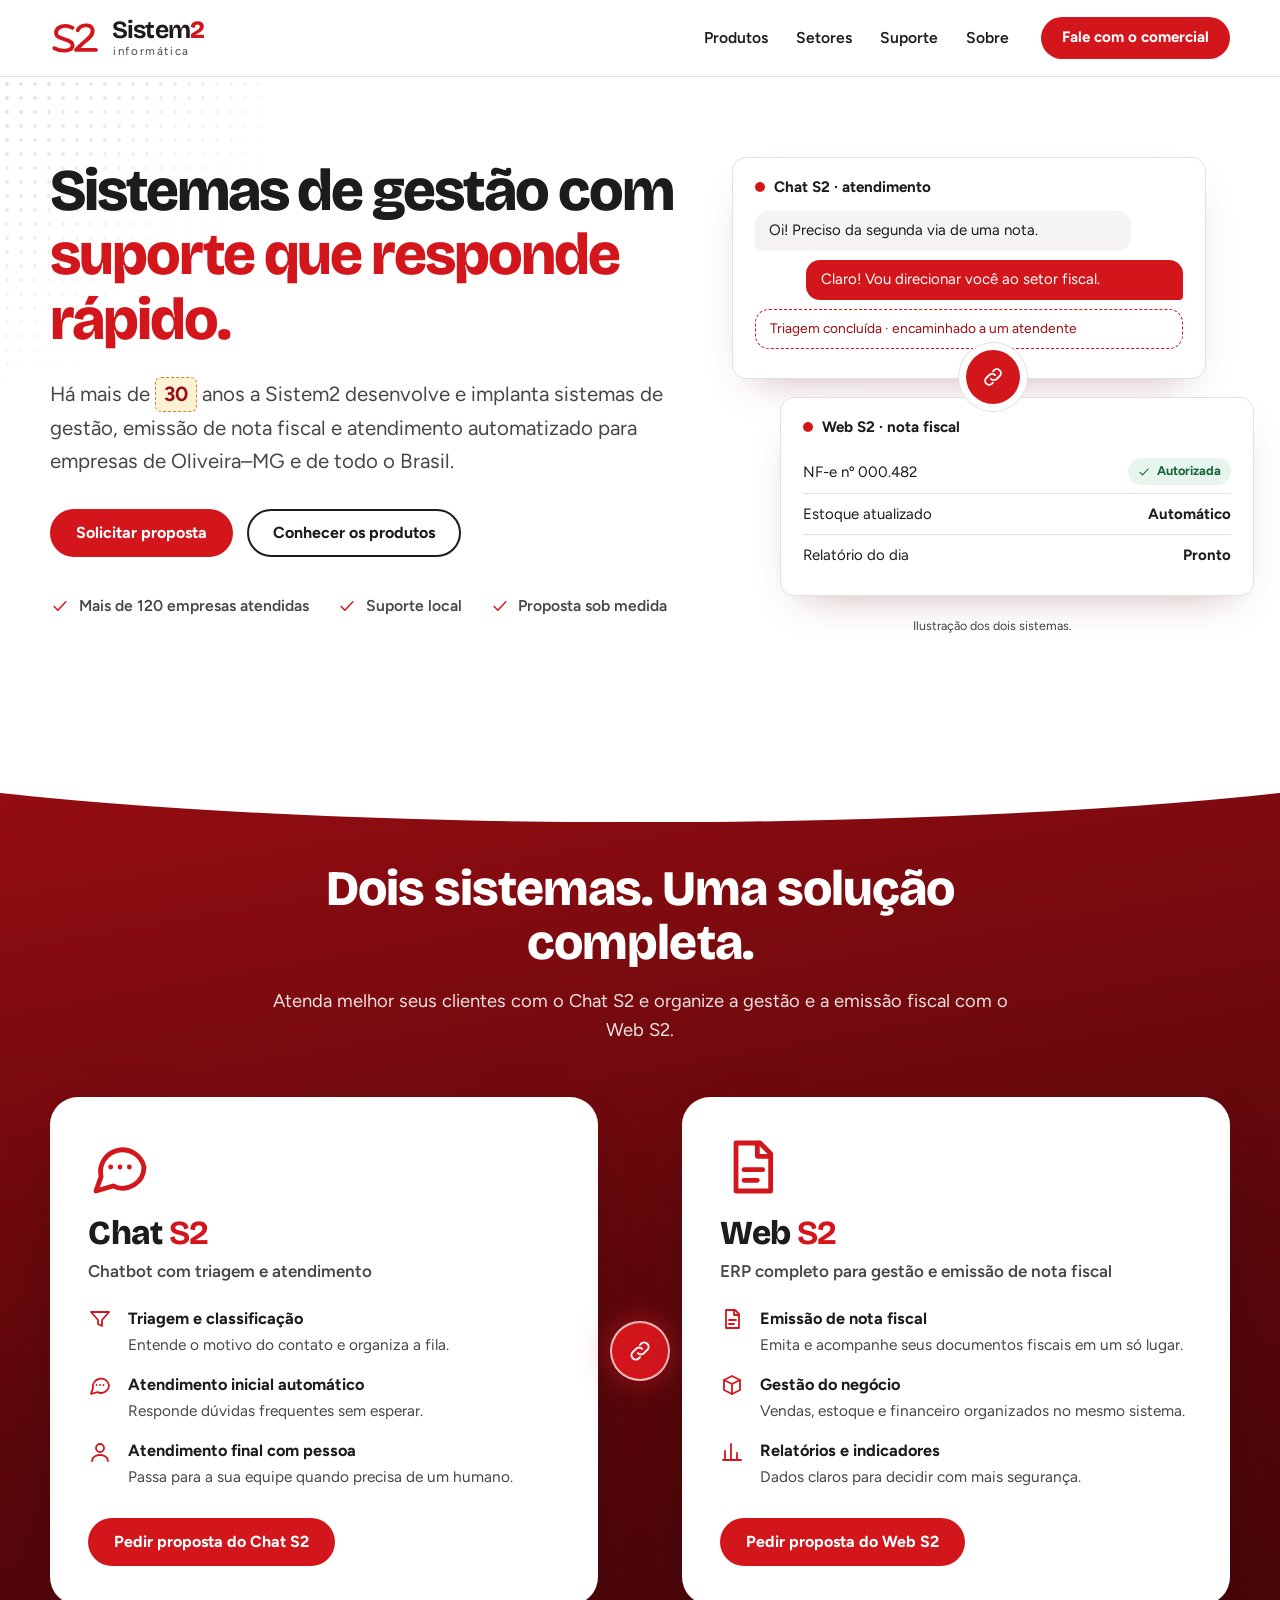
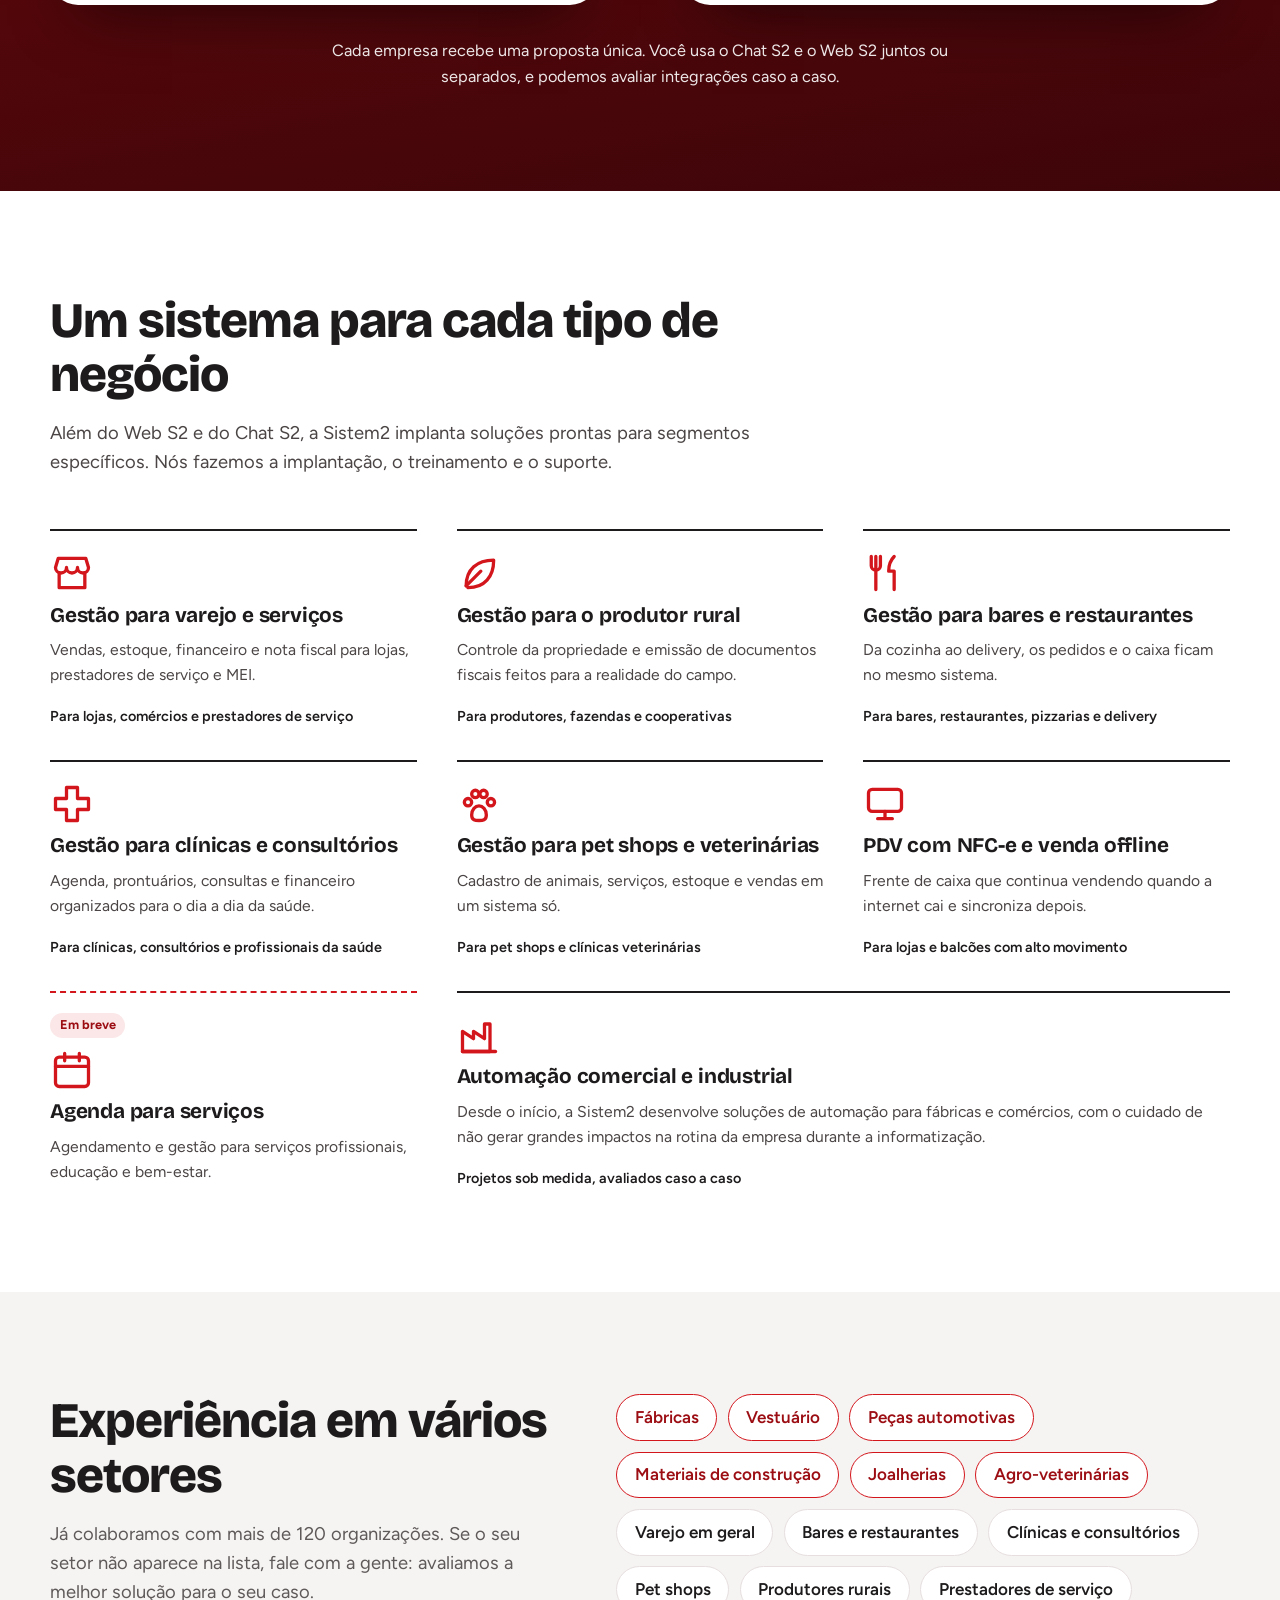
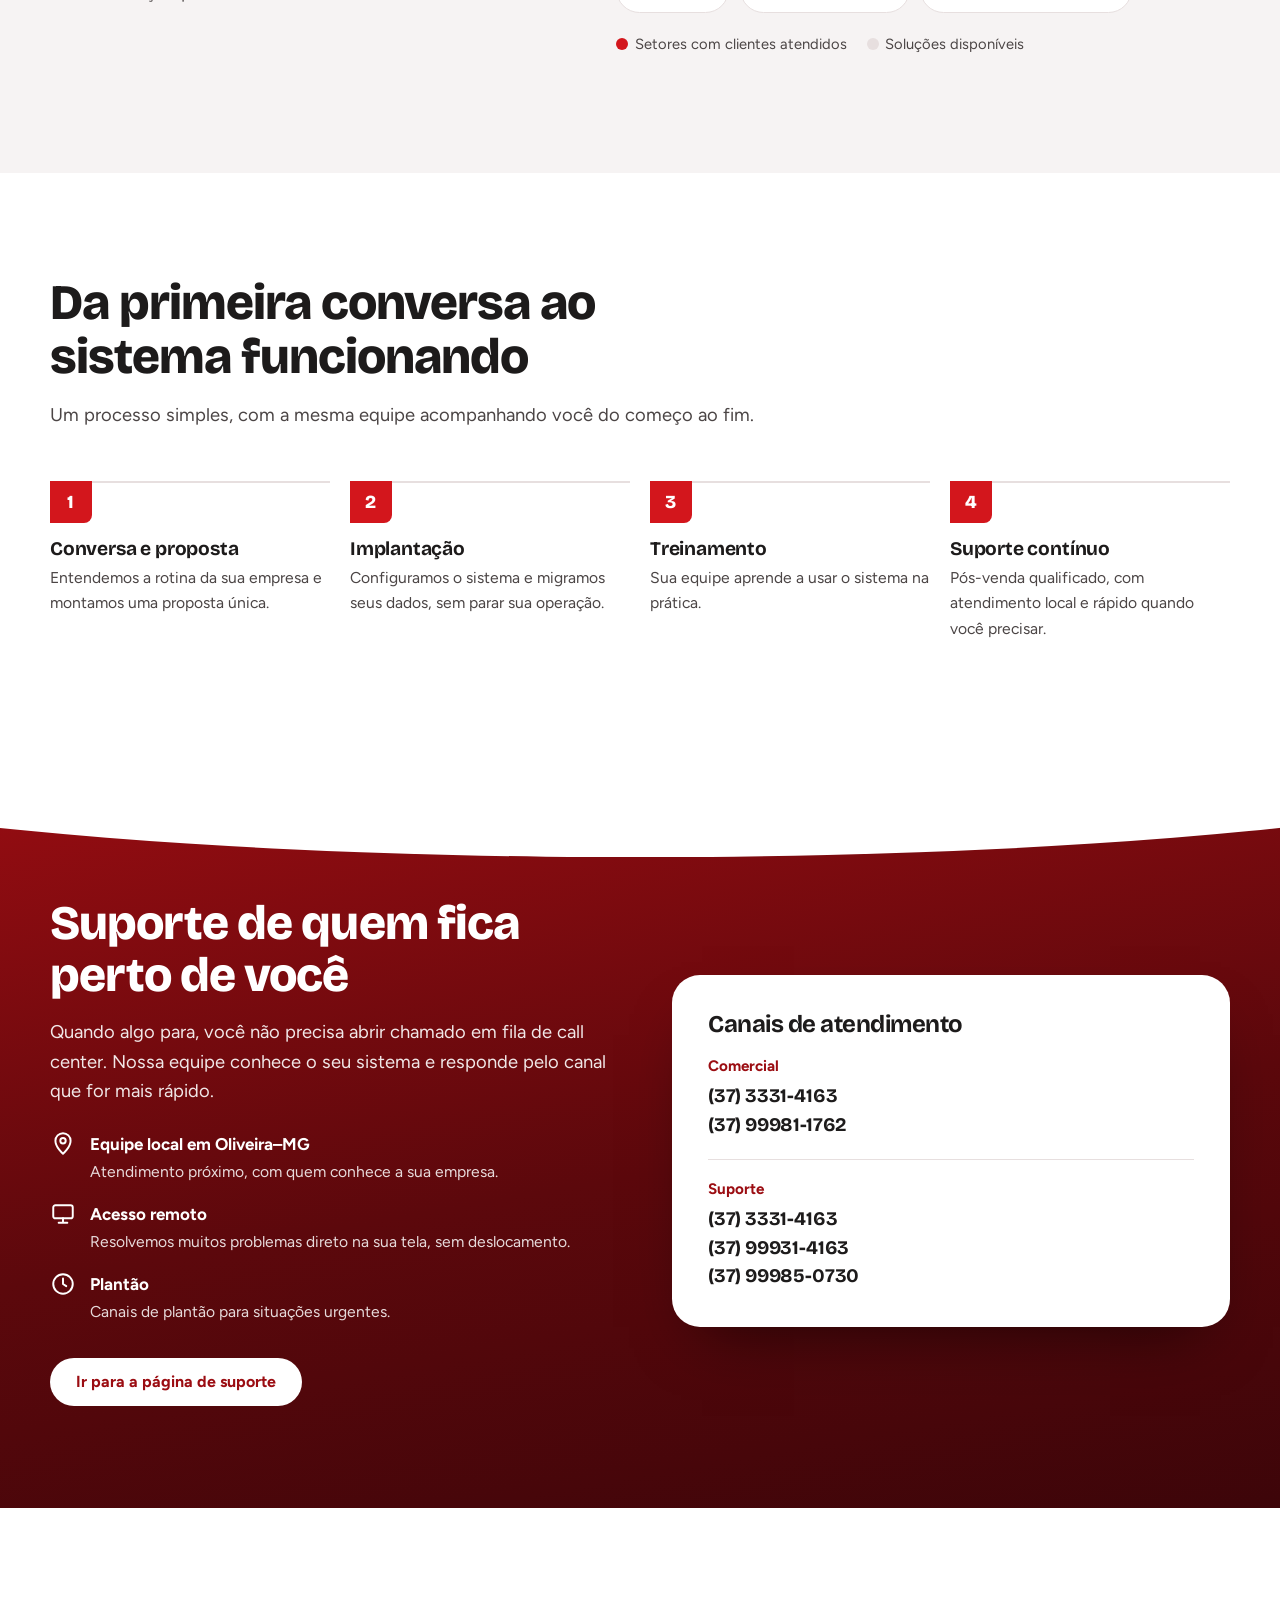
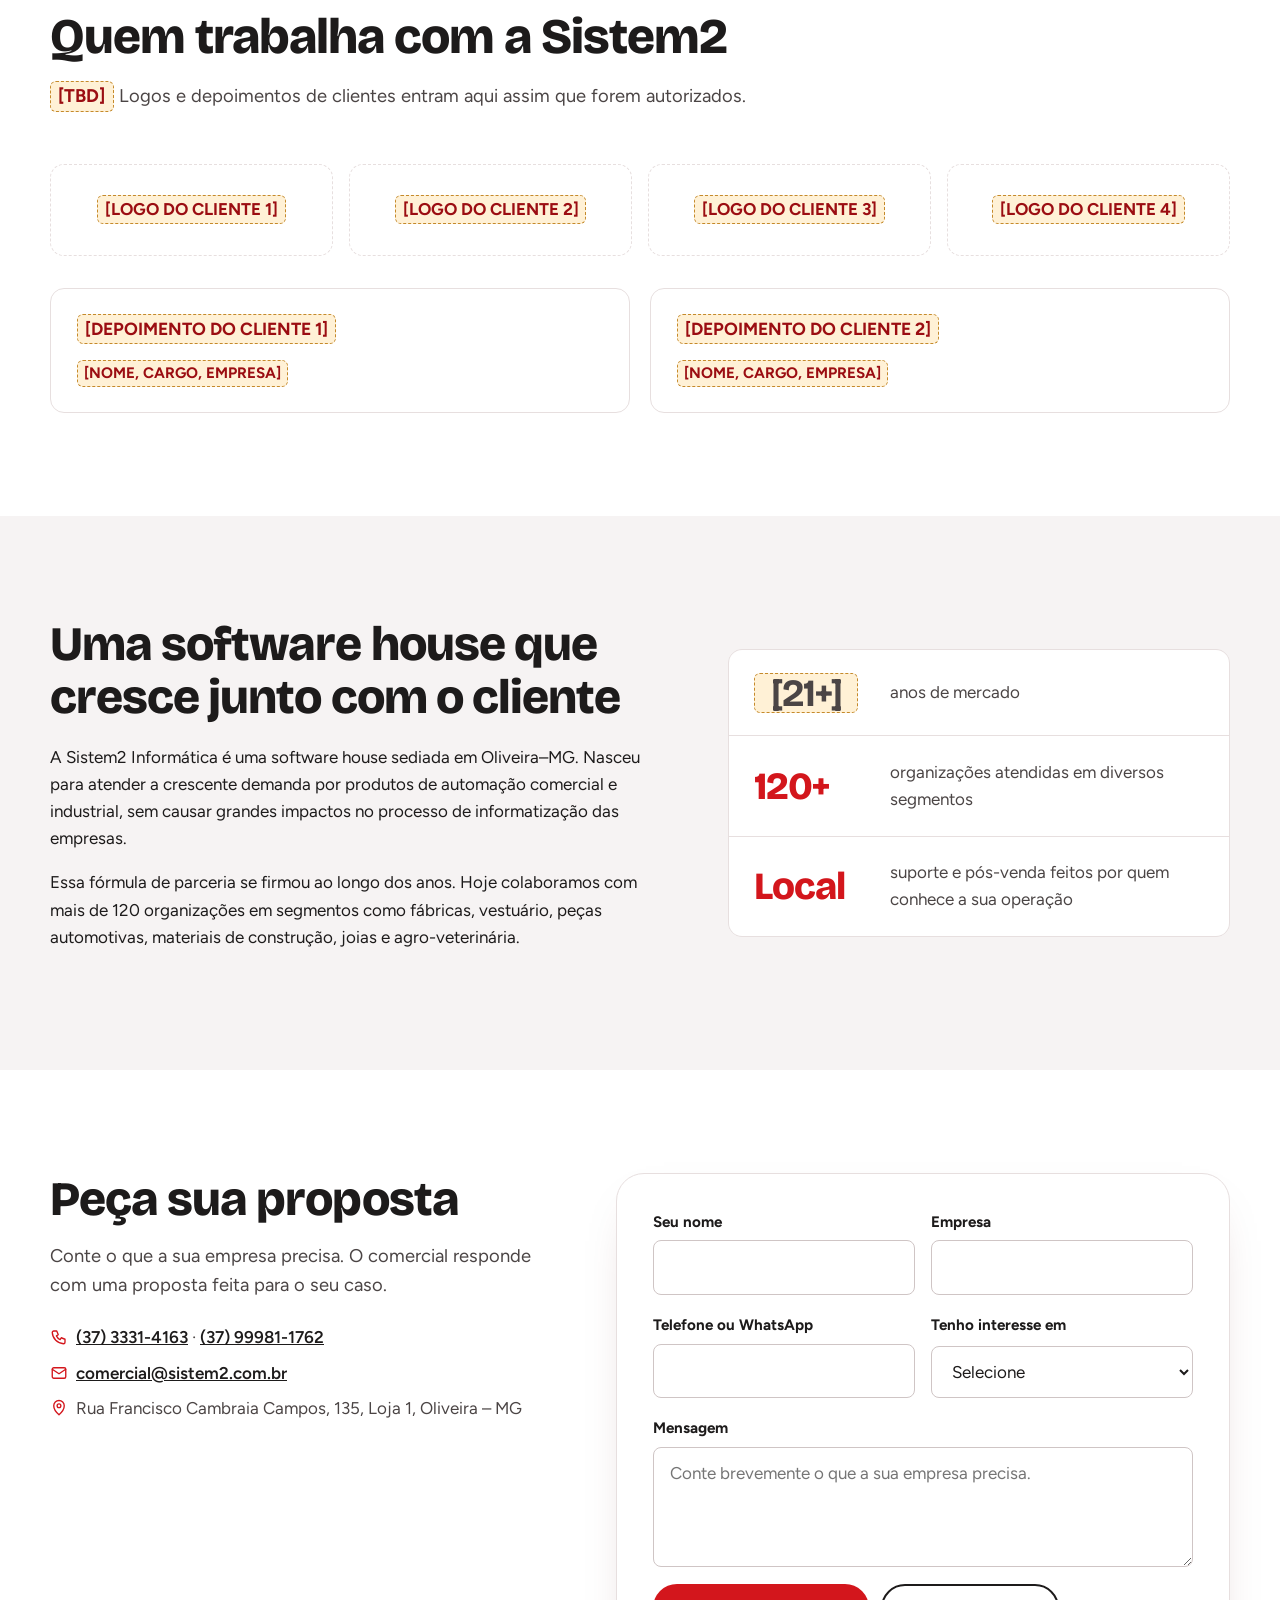
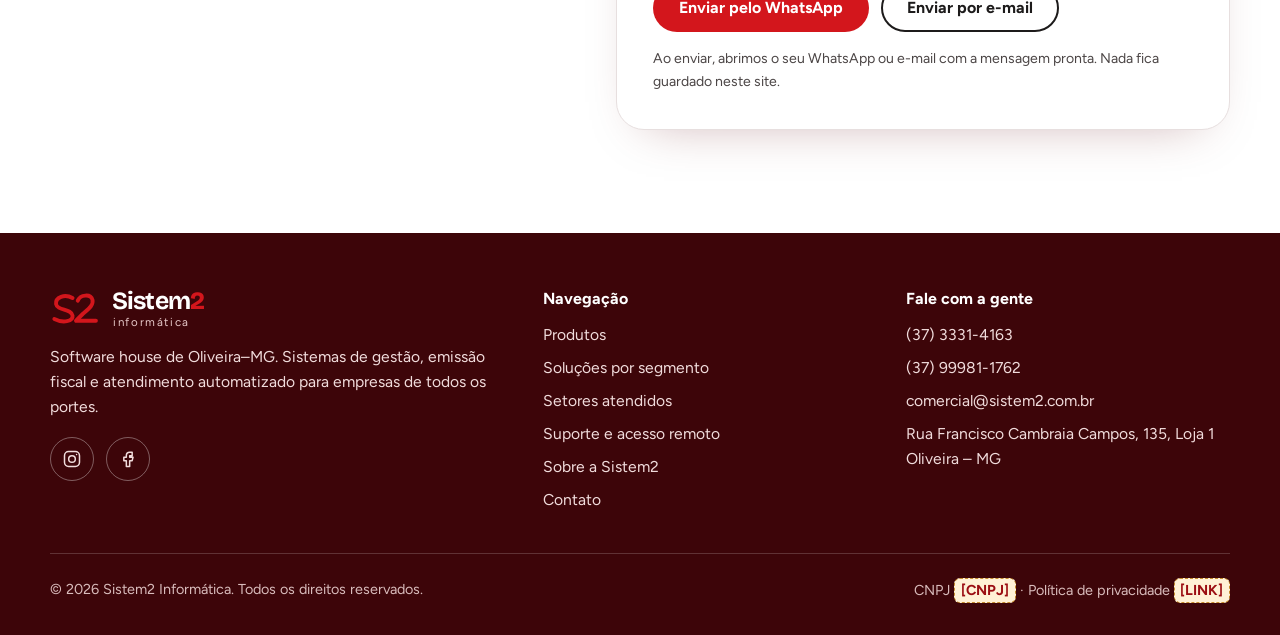
<file: index.html>
<!DOCTYPE html>
<html lang="pt-BR">
<head>
  <meta charset="utf-8">
  <meta name="viewport" content="width=device-width, initial-scale=1">
  <title>Sistem2 Informática — Software house em Oliveira–MG</title>
  <meta name="description" content="Software house de Oliveira–MG. Sistemas de gestão e emissão fiscal (Web S2), chatbot de atendimento (Chat S2) e soluções por segmento, com suporte local e rápido.">
  <meta name="theme-color" content="#d3161c">
  <meta property="og:title" content="Sistem2 Informática — Software house em Oliveira–MG">
  <meta property="og:description" content="Sistemas de gestão, emissão fiscal e atendimento automatizado, com suporte local e rápido.">
  <meta property="og:type" content="website">
  <meta property="og:locale" content="pt_BR">
  <link rel="icon" href="logo-mark.svg" type="svg+xml">
  <link rel="preconnect" href="https://fonts.googleapis.com">
  <link rel="preconnect" href="https://fonts.gstatic.com" crossorigin>
  <link href="https://fonts.googleapis.com/css2?family=Bricolage+Grotesque:opsz,wght@12..96,500..800&family=Figtree:wght@400;500;600;700&display=swap" rel="stylesheet">
  <link rel="stylesheet" href="styles.css">
  <script type="application/ld+json">
  {
    "@context": "https://schema.org",
    "@type": "Organization",
    "name": "Sistem2 Informática",
    "url": "http://sistem2.com.br",
    "email": "comercial@sistem2.com.br",
    "telephone": "+55-37-3331-4163",
    "address": {
      "@type": "PostalAddress",
      "streetAddress": "Rua Francisco Cambraia Campos, 135, Loja 1",
      "addressLocality": "Oliveira",
      "addressRegion": "MG",
      "addressCountry": "BR"
    }
  }
  </script>
</head>
<body>
<svg xmlns="http://www.w3.org/2000/svg" style="display:none" aria-hidden="true">
  <symbol id="i-chat" viewBox="0 0 24 24"><path d="M21 12a8 8 0 0 1-11.6 7.1L3 21l1.9-5.4A8 8 0 1 1 21 12z"/><path d="M8.5 12h.01M12 12h.01M15.5 12h.01"/></symbol>
  <symbol id="i-doc" viewBox="0 0 24 24"><path d="M6 3h9l4 4v14H6z"/><path d="M14 3v5h5M9 13h7M9 17h5"/></symbol>
  <symbol id="i-funnel" viewBox="0 0 24 24"><path d="M3 5h18l-7 8v6l-4-2v-4z"/></symbol>
  <symbol id="i-user" viewBox="0 0 24 24"><circle cx="12" cy="8" r="4"/><path d="M4 21c0-4 4-6 8-6s8 2 8 6"/></symbol>
  <symbol id="i-chart" viewBox="0 0 24 24"><path d="M5 20V11M11 20V4M17 20v-7M3 20h18"/></symbol>
  <symbol id="i-box" viewBox="0 0 24 24"><path d="M12 3l8 4v10l-8 4-8-4V7z"/><path d="M4 7l8 4 8-4M12 11v10"/></symbol>
  <symbol id="i-link" viewBox="0 0 24 24"><path d="M10 14a4 4 0 0 0 5.7 0l3-3a4 4 0 0 0-5.7-5.7l-1 1M14 10a4 4 0 0 0-5.7 0l-3 3a4 4 0 0 0 5.7 5.7l1-1"/></symbol>
  <symbol id="i-check" viewBox="0 0 24 24"><path d="M5 12.5l4.5 4.5L19 7"/></symbol>
  <symbol id="i-phone" viewBox="0 0 24 24"><path d="M5 4h4l2 5-2.5 1.5a11 11 0 0 0 5 5L15 13l5 2v4a2 2 0 0 1-2 2A16 16 0 0 1 3 6a2 2 0 0 1 2-2z"/></symbol>
  <symbol id="i-shield" viewBox="0 0 24 24"><path d="M12 3l8 3v6c0 5-3.5 8-8 9-4.5-1-8-4-8-9V6z"/><path d="M8.5 12l2.5 2.5 4.5-5"/></symbol>
  <symbol id="i-gear" viewBox="0 0 24 24"><circle cx="12" cy="12" r="3.5"/><path d="M12 2.5v3M12 18.5v3M2.5 12h3M18.5 12h3M5.3 5.3l2.1 2.1M16.6 16.6l2.1 2.1M5.3 18.7l2.1-2.1M16.6 7.4l2.1-2.1"/></symbol>
  <symbol id="i-gauge" viewBox="0 0 24 24"><path d="M4 17a8.5 8.5 0 1 1 16 0"/><path d="M12 17l4-5"/></symbol>
  <symbol id="i-store" viewBox="0 0 24 24"><path d="M3 9l1.5-5h15L21 9a3 3 0 0 1-6 0 3 3 0 0 1-6 0 3 3 0 0 1-6 0z"/><path d="M5 12v8h14v-8"/></symbol>
  <symbol id="i-leaf" viewBox="0 0 24 24"><path d="M5 19c0-9 6-14 15-14 0 9-5 15-14 15"/><path d="M5 19l8-8"/></symbol>
  <symbol id="i-utensils" viewBox="0 0 24 24"><path d="M7 3v8M4.5 3v5a2.5 2.5 0 0 0 5 0V3M7 11v10M17 3c-2 2-3 5-3 8h3v10"/></symbol>
  <symbol id="i-cross" viewBox="0 0 24 24"><path d="M9 3h6v6h6v6h-6v6H9v-6H3V9h6z"/></symbol>
  <symbol id="i-paw" viewBox="0 0 24 24"><circle cx="6" cy="11" r="2"/><circle cx="10" cy="6.5" r="2"/><circle cx="14.5" cy="6.5" r="2"/><circle cx="18.5" cy="11" r="2"/><path d="M8 18c0-3 2-5 4-5s4 2 4 5-2 3-4 3-4 0-4-3z"/></symbol>
  <symbol id="i-pos" viewBox="0 0 24 24"><rect x="3" y="4" width="18" height="12" rx="2"/><path d="M8 20h8M12 16v4"/></symbol>
  <symbol id="i-calendar" viewBox="0 0 24 24"><rect x="3" y="5" width="18" height="16" rx="2"/><path d="M3 10h18M8 3v4M16 3v4"/></symbol>
  <symbol id="i-factory" viewBox="0 0 24 24"><path d="M3 21V10l6 4v-4l6 4V6h3v15z"/><path d="M3 21h18"/></symbol>
  <symbol id="i-mail" viewBox="0 0 24 24"><rect x="3" y="5" width="18" height="14" rx="2"/><path d="M3 7l9 6 9-6"/></symbol>
  <symbol id="i-pin" viewBox="0 0 24 24"><path d="M12 21s7-6 7-12a7 7 0 0 0-14 0c0 6 7 12 7 12z"/><circle cx="12" cy="9" r="2.5"/></symbol>
  <symbol id="i-clock" viewBox="0 0 24 24"><circle cx="12" cy="12" r="9"/><path d="M12 7v5l3 2"/></symbol>
  <symbol id="i-download" viewBox="0 0 24 24"><path d="M12 4v11M7 11l5 5 5-5M5 20h14"/></symbol>
  <symbol id="i-monitor" viewBox="0 0 24 24"><rect x="3" y="4" width="18" height="12" rx="2"/><path d="M8 20h8M12 16v4"/></symbol>
  <symbol id="i-instagram" viewBox="0 0 24 24"><rect x="3" y="3" width="18" height="18" rx="5"/><circle cx="12" cy="12" r="4"/><path d="M17.5 6.5h.01"/></symbol>
  <symbol id="i-facebook" viewBox="0 0 24 24"><path d="M14 8h3V4h-3a4 4 0 0 0-4 4v2H7v4h3v7h4v-7h3l1-4h-4V8z"/></symbol>
  <symbol id="i-wrench" viewBox="0 0 24 24"><path d="M14.5 6.5a4 4 0 0 0 4.9 4.9L21 13l-8 8-3-3 8-8z" transform="translate(-1.5 -1.5)"/><path d="M3 21l5-5"/></symbol>
</svg>

<a class="skip-link" href="#conteudo">Ir para o conteúdo</a>
<header class="site-header">
  <div class="wrap header-inner">
    <a class="brand" href="index.html" aria-label="Sistem2 Informática — página inicial">
      <img src="logo-mark.svg" alt="" width="52" height="35">
      <span class="brand-text">
        <span class="brand-name">Sistem<b>2</b></span>
        <span class="brand-sub">informática</span>
      </span>
    </a>
    <button class="nav-toggle" type="button" aria-expanded="false" aria-controls="menu" aria-label="Abrir menu"><span></span></button>
    <nav class="nav" id="menu" aria-label="Principal">
      <ul>
        <li><a href="index.html#produtos">Produtos</a></li>
        <li><a href="index.html#setores">Setores</a></li>
        <li><a href="suporte.html" >Suporte</a></li>
        <li><a href="index.html#sobre">Sobre</a></li>
      </ul>
      <a class="btn btn-primary" href="index.html#contato">Fale com o comercial</a>
    </nav>
  </div>
</header>


<main id="conteudo">

  <!-- ===== Hero ===== -->
  <section class="hero" aria-labelledby="hero-title">
    <div class="wrap hero-grid">
      <div class="hero-intro">
        <h1 id="hero-title">Sistemas de gestão com <em>suporte que responde rápido.</em></h1>
        <p class="hero-lead">Há mais de <span class="tbd">30</span> anos a Sistem2 desenvolve e implanta sistemas de gestão, emissão de nota fiscal e atendimento automatizado para empresas de Oliveira–MG e de todo o Brasil.</p>
        <div class="hero-actions">
          <a class="btn btn-primary" href="#contato">Solicitar proposta</a>
          <a class="btn btn-ghost" href="#produtos">Conhecer os produtos</a>
        </div>
        <ul class="hero-proof">
          <li><svg class="i" aria-hidden="true"><use href="#i-check"/></svg>Mais de 120 empresas atendidas</li>
          <li><svg class="i" aria-hidden="true"><use href="#i-check"/></svg>Suporte local</li>
          <li><svg class="i" aria-hidden="true"><use href="#i-check"/></svg>Proposta sob medida</li>
        </ul>
      </div>

      <div>
        <div class="stage" aria-label="Exemplo: atendimento automatizado e emissão de nota fiscal funcionando juntos">
          <div class="stage-card chat">
            <h2><span class="dot"></span>Chat S2 · atendimento</h2>
            <div class="bubble in">Oi! Preciso da segunda via de uma nota.</div>
            <div class="bubble out">Claro! Vou direcionar você ao setor fiscal.</div>
            <div class="bubble sys">Triagem concluída · encaminhado a um atendente</div>
          </div>
          <div class="stage-card nfe">
            <h2><span class="dot"></span>Web S2 · nota fiscal</h2>
            <div class="nf-row"><span>NF-e nº 000.482</span><span class="badge"><svg class="i" width="14" height="14" aria-hidden="true"><use href="#i-check"/></svg>Autorizada</span></div>
            <div class="nf-row"><span>Estoque atualizado</span><span>Automático</span></div>
            <div class="nf-row"><span>Relatório do dia</span><span>Pronto</span></div>
          </div>
          <div class="stage-link" aria-hidden="true"><svg class="i"><use href="#i-link"/></svg></div>
        </div>
        <p class="stage-note">Ilustração dos dois sistemas.</p>
      </div>
    </div>
  </section>

  <!-- ===== Produtos principais ===== -->
  <section class="band on-dark" id="produtos" aria-labelledby="produtos-title">
    <div class="wrap band-pad">
      <div class="section-head center">
        <h2 id="produtos-title">Dois sistemas. Uma solução completa.</h2>
        <p>Atenda melhor seus clientes com o Chat S2 e organize a gestão e a emissão fiscal com o Web S2.</p>
      </div>

      <div class="products">
        <article class="product">
          <svg class="i product-icon" aria-hidden="true"><use href="#i-chat"/></svg>
          <h3>Chat <b>S2</b></h3>
          <p class="kind">Chatbot com triagem e atendimento</p>
          <ul>
            <li><svg class="i" aria-hidden="true"><use href="#i-funnel"/></svg><div><strong>Triagem e classificação</strong><span>Entende o motivo do contato e organiza a fila.</span></div></li>
            <li><svg class="i" aria-hidden="true"><use href="#i-chat"/></svg><div><strong>Atendimento inicial automático</strong><span>Responde dúvidas frequentes sem esperar.</span></div></li>
            <li><svg class="i" aria-hidden="true"><use href="#i-user"/></svg><div><strong>Atendimento final com pessoa</strong><span>Passa para a sua equipe quando precisa de um humano.</span></div></li>
          </ul>
          <a class="btn btn-primary" href="#contato" data-interest="Chat S2">Pedir proposta do Chat S2</a>
        </article>

        <div class="chain" aria-hidden="true"><span><svg class="i"><use href="#i-link"/></svg></span></div>

        <article class="product">
          <svg class="i product-icon" aria-hidden="true"><use href="#i-doc"/></svg>
          <h3>Web <b>S2</b></h3>
          <p class="kind">ERP completo para gestão e emissão de nota fiscal</p>
          <ul>
            <li><svg class="i" aria-hidden="true"><use href="#i-doc"/></svg><div><strong>Emissão de nota fiscal</strong><span>Emita e acompanhe seus documentos fiscais em um só lugar.</span></div></li>
            <li><svg class="i" aria-hidden="true"><use href="#i-box"/></svg><div><strong>Gestão do negócio</strong><span>Vendas, estoque e financeiro organizados no mesmo sistema.</span></div></li>
            <li><svg class="i" aria-hidden="true"><use href="#i-chart"/></svg><div><strong>Relatórios e indicadores</strong><span>Dados claros para decidir com mais segurança.</span></div></li>
          </ul>
          <a class="btn btn-primary" href="#contato" data-interest="Web S2">Pedir proposta do Web S2</a>
        </article>
      </div>

      <p class="products-note">Cada empresa recebe uma proposta única. Você usa o Chat S2 e o Web S2 juntos ou separados, e podemos avaliar integrações caso a caso.</p>
    </div>
  </section>

  <!-- ===== Soluções por segmento ===== -->
  <section class="section light" id="solucoes" aria-labelledby="solucoes-title">
    <div class="wrap">
      <div class="section-head">
        <h2 id="solucoes-title">Um sistema para cada tipo de negócio</h2>
        <p>Além do Web S2 e do Chat S2, a Sistem2 implanta soluções prontas para segmentos específicos. Nós fazemos a implantação, o treinamento e o suporte.</p>
      </div>

      <div class="solutions">
        <article class="solution">
          <svg class="i ico" aria-hidden="true"><use href="#i-store"/></svg>
          <h3>Gestão para varejo e serviços</h3>
          <p>Vendas, estoque, financeiro e nota fiscal para lojas, prestadores de serviço e MEI.</p>
          <span class="for">Para lojas, comércios e prestadores de serviço</span>
        </article>
        <article class="solution">
          <svg class="i ico" aria-hidden="true"><use href="#i-leaf"/></svg>
          <h3>Gestão para o produtor rural</h3>
          <p>Controle da propriedade e emissão de documentos fiscais feitos para a realidade do campo.</p>
          <span class="for">Para produtores, fazendas e cooperativas</span>
        </article>
        <article class="solution">
          <svg class="i ico" aria-hidden="true"><use href="#i-utensils"/></svg>
          <h3>Gestão para bares e restaurantes</h3>
          <p>Da cozinha ao delivery, os pedidos e o caixa ficam no mesmo sistema.</p>
          <span class="for">Para bares, restaurantes, pizzarias e delivery</span>
        </article>
        <article class="solution">
          <svg class="i ico" aria-hidden="true"><use href="#i-cross"/></svg>
          <h3>Gestão para clínicas e consultórios</h3>
          <p>Agenda, prontuários, consultas e financeiro organizados para o dia a dia da saúde.</p>
          <span class="for">Para clínicas, consultórios e profissionais da saúde</span>
        </article>
        <article class="solution">
          <svg class="i ico" aria-hidden="true"><use href="#i-paw"/></svg>
          <h3>Gestão para pet shops e veterinárias</h3>
          <p>Cadastro de animais, serviços, estoque e vendas em um sistema só.</p>
          <span class="for">Para pet shops e clínicas veterinárias</span>
        </article>
        <article class="solution">
          <svg class="i ico" aria-hidden="true"><use href="#i-pos"/></svg>
          <h3>PDV com NFC-e e venda offline</h3>
          <p>Frente de caixa que continua vendendo quando a internet cai e sincroniza depois.</p>
          <span class="for">Para lojas e balcões com alto movimento</span>
        </article>
        <article class="solution soon">
          <span class="soon-tag">Em breve</span>
          <svg class="i ico" aria-hidden="true"><use href="#i-calendar"/></svg>
          <h3>Agenda para serviços</h3>
          <p>Agendamento e gestão para serviços profissionais, educação e bem-estar.</p>
        </article>
        <article class="solution wide">
          <svg class="i ico" aria-hidden="true"><use href="#i-factory"/></svg>
          <h3>Automação comercial e industrial</h3>
          <p>Desde o início, a Sistem2 desenvolve soluções de automação para fábricas e comércios, com o cuidado de não gerar grandes impactos na rotina da empresa durante a informatização.</p>
          <span class="for">Projetos sob medida, avaliados caso a caso</span>
        </article>
      </div>
    </div>
  </section>

  <!-- ===== Setores ===== -->
  <section class="section tint" id="setores" aria-labelledby="setores-title">
    <div class="wrap sectors">
      <div class="section-head" style="margin-bottom:0">
        <h2 id="setores-title">Experiência em vários setores</h2>
        <p style="color:var(--ink-soft)">Já colaboramos com mais de 120 organizações. Se o seu setor não aparece na lista, fale com a gente: avaliamos a melhor solução para o seu caso.</p>
      </div>
      <div>
        <ul class="sector-list">
          <li class="on">Fábricas</li>
          <li class="on">Vestuário</li>
          <li class="on">Peças automotivas</li>
          <li class="on">Materiais de construção</li>
          <li class="on">Joalherias</li>
          <li class="on">Agro-veterinárias</li>
          <li>Varejo em geral</li>
          <li>Bares e restaurantes</li>
          <li>Clínicas e consultórios</li>
          <li>Pet shops</li>
          <li>Produtores rurais</li>
          <li>Prestadores de serviço</li>
        </ul>
        <p class="legend"><span><i style="background:var(--red)"></i>Setores com clientes atendidos</span><span><i style="background:var(--line)"></i>Soluções disponíveis</span></p>
      </div>
    </div>
  </section>

  <!-- ===== Como trabalhamos ===== -->
  <section class="section light" aria-labelledby="como-title">
    <div class="wrap">
      <div class="section-head">
        <h2 id="como-title">Da primeira conversa ao sistema funcionando</h2>
        <p>Um processo simples, com a mesma equipe acompanhando você do começo ao fim.</p>
      </div>
      <ol class="steps">
        <li><h3>Conversa e proposta</h3><p>Entendemos a rotina da sua empresa e montamos uma proposta única.</p></li>
        <li><h3>Implantação</h3><p>Configuramos o sistema e migramos seus dados, sem parar sua operação.</p></li>
        <li><h3>Treinamento</h3><p>Sua equipe aprende a usar o sistema na prática.</p></li>
        <li><h3>Suporte contínuo</h3><p>Pós-venda qualificado, com atendimento local e rápido quando você precisar.</p></li>
      </ol>
    </div>
  </section>

  <!-- ===== Atendimento ===== -->
  <section class="band on-dark" id="atendimento" aria-labelledby="atend-title">
    <div class="wrap band-pad">
      <div class="support">
        <div>
          <h2 id="atend-title">Suporte de quem fica perto de você</h2>
          <p style="font-size:1.15rem;opacity:.9">Quando algo para, você não precisa abrir chamado em fila de call center. Nossa equipe conhece o seu sistema e responde pelo canal que for mais rápido.</p>
          <ul class="support-list">
            <li><svg class="i" aria-hidden="true"><use href="#i-pin"/></svg><div><strong>Equipe local em Oliveira–MG</strong><span>Atendimento próximo, com quem conhece a sua empresa.</span></div></li>
            <li><svg class="i" aria-hidden="true"><use href="#i-monitor"/></svg><div><strong>Acesso remoto</strong><span>Resolvemos muitos problemas direto na sua tela, sem deslocamento.</span></div></li>
            <li><svg class="i" aria-hidden="true"><use href="#i-clock"/></svg><div><strong>Plantão</strong><span>Canais de plantão para situações urgentes.</span></div></li>
          </ul>
          <a class="btn btn-light" href="suporte.html">Ir para a página de suporte</a>
        </div>
        <div class="contact-card">
          <h3>Canais de atendimento</h3>
          <div class="phone-group">
            <h4>Comercial</h4>
            <a href="tel:+553733314163">(37) 3331-4163</a>
            <a href="tel:+5537999811762">(37) 99981-1762</a>
          </div>
          <div class="phone-group">
            <h4>Suporte</h4>
            <a href="tel:+553733314163">(37) 3331-4163</a>
            <a href="tel:+5537999314163">(37) 99931-4163</a>
            <a href="tel:+5537999850730">(37) 99985-0730</a>
          </div>
        </div>
      </div>
    </div>
  </section>

  <!-- ===== Clientes (TBD) ===== -->
  <section class="section light" id="clientes" aria-labelledby="clientes-title">
    <div class="wrap">
      <div class="section-head">
        <h2 id="clientes-title">Quem trabalha com a Sistem2</h2>
        <p><span class="tbd">[TBD]</span> Logos e depoimentos de clientes entram aqui assim que forem autorizados.</p>
      </div>
      <div class="logos">
        <div class="logo-slot"><span class="tbd">[LOGO DO CLIENTE 1]</span></div>
        <div class="logo-slot"><span class="tbd">[LOGO DO CLIENTE 2]</span></div>
        <div class="logo-slot"><span class="tbd">[LOGO DO CLIENTE 3]</span></div>
        <div class="logo-slot"><span class="tbd">[LOGO DO CLIENTE 4]</span></div>
      </div>
      <div class="quotes">
        <blockquote class="quote" style="margin:0">
          <p><span class="tbd">[DEPOIMENTO DO CLIENTE 1]</span></p>
          <footer><span class="tbd">[NOME, CARGO, EMPRESA]</span></footer>
        </blockquote>
        <blockquote class="quote" style="margin:0">
          <p><span class="tbd">[DEPOIMENTO DO CLIENTE 2]</span></p>
          <footer><span class="tbd">[NOME, CARGO, EMPRESA]</span></footer>
        </blockquote>
      </div>
    </div>
  </section>

  <!-- ===== Sobre ===== -->
  <section class="section tint" id="sobre" aria-labelledby="sobre-title">
    <div class="wrap about">
      <div>
        <h2 id="sobre-title">Uma software house que cresce junto com o cliente</h2>
        <p>A Sistem2 Informática é uma software house sediada em Oliveira–MG. Nasceu para atender a crescente demanda por produtos de automação comercial e industrial, sem causar grandes impactos no processo de informatização das empresas.</p>
        <p>Essa fórmula de parceria se firmou ao longo dos anos. Hoje colaboramos com mais de 120 organizações em segmentos como fábricas, vestuário, peças automotivas, materiais de construção, joias e agro-veterinária.</p>
      </div>
      <div class="facts">
        <div class="fact"><b><span class="tbd">[21+]</span></b><span>anos de mercado</span></div>
        <div class="fact"><b>120+</b><span>organizações atendidas em diversos segmentos</span></div>
        <div class="fact"><b>Local</b><span>suporte e pós-venda feitos por quem conhece a sua operação</span></div>
      </div>
    </div>
  </section>

  <!-- ===== Contato ===== -->
  <section class="section light" id="contato" aria-labelledby="contato-title">
    <div class="wrap contact">
      <div>
        <h2 id="contato-title">Peça sua proposta</h2>
        <p style="font-size:1.15rem;color:var(--ink-soft)">Conte o que a sua empresa precisa. O comercial responde com uma proposta feita para o seu caso.</p>
        <address>
          <span><svg class="i" width="18" height="18" aria-hidden="true" style="display:inline;vertical-align:-3px;margin-right:.5rem;color:var(--red)"><use href="#i-phone"/></svg><a href="tel:+553733314163">(37) 3331-4163</a> · <a href="tel:+5537999811762">(37) 99981-1762</a></span>
          <span><svg class="i" width="18" height="18" aria-hidden="true" style="display:inline;vertical-align:-3px;margin-right:.5rem;color:var(--red)"><use href="#i-mail"/></svg><a href="mailto:comercial@sistem2.com.br">comercial@sistem2.com.br</a></span>
          <span><svg class="i" width="18" height="18" aria-hidden="true" style="display:inline;vertical-align:-3px;margin-right:.5rem;color:var(--red)"><use href="#i-pin"/></svg>Rua Francisco Cambraia Campos, 135, Loja 1, Oliveira – MG</span>
        </address>
      </div>

      <form class="card" id="contact-form" novalidate>
        <div class="field-row">
          <div class="field"><label for="nome">Seu nome</label><input id="nome" name="nome" type="text" autocomplete="name" required></div>
          <div class="field"><label for="empresa">Empresa</label><input id="empresa" name="empresa" type="text" autocomplete="organization" required></div>
        </div>
        <div class="field-row">
          <div class="field"><label for="telefone">Telefone ou WhatsApp</label><input id="telefone" name="telefone" type="tel" autocomplete="tel" inputmode="tel" required></div>
          <div class="field">
            <label for="interesse">Tenho interesse em</label>
            <select id="interesse" name="interesse" required>
              <option value="">Selecione</option>
              <option>Web S2 (ERP e nota fiscal)</option>
              <option>Chat S2 (chatbot)</option>
              <option>Web S2 e Chat S2 juntos</option>
              <option>Sistema para o meu segmento</option>
              <option>Automação comercial ou industrial</option>
              <option>Outro assunto</option>
            </select>
          </div>
        </div>
        <div class="field"><label for="mensagem">Mensagem</label><textarea id="mensagem" name="mensagem" placeholder="Conte brevemente o que a sua empresa precisa."></textarea></div>
        <div class="form-actions">
          <button class="btn btn-primary" type="submit">Enviar pelo WhatsApp</button>
          <button class="btn btn-ghost" type="button" id="send-email">Enviar por e-mail</button>
        </div>
        <p class="form-status" id="form-status" role="status" aria-live="polite"></p>
        <p class="form-hint">Ao enviar, abrimos o seu WhatsApp ou e-mail com a mensagem pronta. Nada fica guardado neste site.</p>
      </form>
    </div>
  </section>

</main>

<footer class="site-footer on-dark">
  <div class="wrap">
    <div class="footer-grid">
      <div>
        <a class="brand" href="index.html" aria-label="Sistem2 Informática — página inicial">
          <img src="logo-mark.svg" alt="" width="52" height="35">
          <span class="brand-text">
            <span class="brand-name">Sistem<b>2</b></span>
            <span class="brand-sub">informática</span>
          </span>
        </a>
        <p class="about-line">Software house de Oliveira–MG. Sistemas de gestão, emissão fiscal e atendimento automatizado para empresas de todos os portes.</p>
        <div class="social">
          <a href="https://www.instagram.com/sistem2informatica" target="_blank" rel="noopener" aria-label="Instagram da Sistem2"><svg class="i" aria-hidden="true"><use href="#i-instagram"/></svg></a>
          <a href="https://www.facebook.com/sistem2informatica" target="_blank" rel="noopener" aria-label="Facebook da Sistem2"><svg class="i" aria-hidden="true"><use href="#i-facebook"/></svg></a>
        </div>
      </div>
      <div>
        <h2>Navegação</h2>
        <ul>
          <li><a href="index.html#produtos">Produtos</a></li>
          <li><a href="index.html#solucoes">Soluções por segmento</a></li>
          <li><a href="index.html#setores">Setores atendidos</a></li>
          <li><a href="suporte.html">Suporte e acesso remoto</a></li>
          <li><a href="index.html#sobre">Sobre a Sistem2</a></li>
          <li><a href="index.html#contato">Contato</a></li>
        </ul>
      </div>
      <div>
        <h2>Fale com a gente</h2>
        <ul>
          <li><a href="tel:+553733314163">(37) 3331-4163</a></li>
          <li><a href="tel:+5537999811762">(37) 99981-1762</a></li>
          <li><a href="mailto:comercial@sistem2.com.br">comercial@sistem2.com.br</a></li>
          <li>Rua Francisco Cambraia Campos, 135, Loja 1<br>Oliveira – MG</li>
        </ul>
      </div>
    </div>
    <div class="footer-bottom">
      <span>© <span data-year>2026</span> Sistem2 Informática. Todos os direitos reservados.</span>
      <span>CNPJ <span class="tbd">[CNPJ]</span> · <a href="#">Política de privacidade</a> <span class="tbd">[LINK]</span></span>
    </div>
  </div>
</footer>

<script src="main.js"></script>
<script>
  /* Pré-seleciona o interesse ao clicar em "Pedir proposta" nos cards de produto */
  document.querySelectorAll("[data-interest]").forEach(function (a) {
    a.addEventListener("click", function () {
      var map = { "Chat S2": "Chat S2 (chatbot)", "Web S2": "Web S2 (ERP e nota fiscal)" };
      var sel = document.getElementById("interesse");
      if (sel) sel.value = map[a.getAttribute("data-interest")] || "";
    });
  });
</script>
</body>
</html>
</file>
<file: styles.css>
/* ==========================================================================
   Sistem2 Informática — styles.css
   Paleta extraída da proposta comercial (vermelho Sistem2 + branco)
   ========================================================================== */

:root {
  --red: #d3161c;
  --red-bright: #e8262c;
  --red-deep: #9b0d12;
  --wine: #5c080c;
  --wine-dark: #3d0509;
  --ink: #1d1b1b;
  --ink-soft: #4b4545;
  --paper: #ffffff;
  --mist: #f6f3f3;
  --line: #e7dfdf;
  --gold: #c58a2b;

  --font-display: "Bricolage Grotesque", "Segoe UI", system-ui, sans-serif;
  --font-body: "Figtree", "Segoe UI", system-ui, -apple-system, sans-serif;

  --radius-s: 8px;
  --radius-m: 14px;
  --radius-l: 28px;

  --wrap: 1180px;
  --gutter: clamp(1.25rem, 4vw, 2.5rem);
  --header-h: 76px;
}

*,
*::before,
*::after { box-sizing: border-box; }

html {
  scroll-behavior: smooth;
  scroll-padding-top: calc(var(--header-h) + 12px);
  -webkit-text-size-adjust: 100%;
}

body {
  margin: 0;
  font-family: var(--font-body);
  font-size: 1.0625rem;
  line-height: 1.6;
  color: var(--ink);
  background: var(--paper);
  -webkit-font-smoothing: antialiased;
}

img, svg { max-width: 100%; display: block; }
a { color: inherit; }
p { margin: 0 0 1em; }
h1, h2, h3 { font-family: var(--font-display); line-height: 1.1; margin: 0; letter-spacing: -0.02em; }

:focus-visible {
  outline: 3px solid var(--red);
  outline-offset: 3px;
  border-radius: 4px;
}
.on-dark :focus-visible { outline-color: #fff; }

.skip-link {
  position: absolute; left: 1rem; top: -4rem;
  background: var(--ink); color: #fff; padding: .75rem 1rem; border-radius: var(--radius-s);
  z-index: 100; text-decoration: none;
}
.skip-link:focus { top: 1rem; }

.wrap { width: min(100% - 2 * var(--gutter), var(--wrap)); margin-inline: auto; }

/* Marcadores a customizar */
.tbd {
  display: inline-block;
  font-weight: 700;
  color: var(--red-deep);
  background: #fff1d6;
  border: 1px dashed var(--gold);
  border-radius: 6px;
  padding: 0 .4em;
}

/* ---------- Botões ---------- */
.btn {
  display: inline-flex; align-items: center; justify-content: center; gap: .6rem;
  min-height: 48px; padding: .8rem 1.5rem;
  font: 700 1rem/1 var(--font-body);
  border-radius: 999px; border: 2px solid transparent;
  text-decoration: none; cursor: pointer;
  transition: background-color .2s, color .2s, border-color .2s, transform .2s;
}
.btn:active { transform: translateY(1px); }
.btn-primary { background: var(--red); color: #fff; }
.btn-primary:hover { background: var(--red-deep); }
.btn-ghost { background: transparent; color: var(--ink); border-color: var(--ink); }
.btn-ghost:hover { background: var(--ink); color: #fff; }
.btn-light { background: #fff; color: var(--red-deep); }
.btn-light:hover { background: var(--mist); }
.btn-outline-light { background: transparent; color: #fff; border-color: rgba(255,255,255,.7); }
.btn-outline-light:hover { background: #fff; color: var(--red-deep); }

/* ---------- Header ---------- */
.site-header {
  position: sticky; top: 0; z-index: 50;
  background: rgba(255,255,255,.94);
  backdrop-filter: saturate(1.4) blur(10px);
  border-bottom: 1px solid var(--line);
}
.header-inner { height: var(--header-h); display: flex; align-items: center; justify-content: space-between; gap: 1.5rem; }

.brand { display: flex; align-items: center; gap: .6rem; text-decoration: none; }
.brand img { width: 52px; height: auto; }
.brand-text { display: flex; flex-direction: column; line-height: 1; }
.brand-name { font: 700 1.55rem/1 var(--font-display); letter-spacing: -0.03em; color: var(--ink); }
.brand-name b { color: var(--red); font-weight: 800; }
.brand-sub { font-size: .72rem; letter-spacing: .14em; text-transform: lowercase; color: var(--ink-soft); margin-top: .2rem; padding-left: .1rem; }

.nav { display: flex; align-items: center; gap: 2rem; }
.nav ul { display: flex; gap: 1.75rem; list-style: none; margin: 0; padding: 0; }
.nav a:not(.btn) { text-decoration: none; font-weight: 600; font-size: .98rem; padding: .5rem 0; border-bottom: 2px solid transparent; }
.nav a:not(.btn):hover, .nav a[aria-current="page"] { border-color: var(--red); }
.nav .btn { min-height: 42px; padding: .6rem 1.2rem; font-size: .95rem; }

.nav-toggle {
  display: none; width: 48px; height: 48px; border: 0; background: transparent; border-radius: var(--radius-s); cursor: pointer; padding: 0;
}
.nav-toggle span, .nav-toggle span::before, .nav-toggle span::after {
  content: ""; display: block; width: 24px; height: 2.5px; background: var(--ink); border-radius: 2px; position: relative; margin-inline: auto; transition: transform .25s, background-color .25s;
}
.nav-toggle span::before { position: absolute; top: -7px; left: 0; }
.nav-toggle span::after { position: absolute; top: 7px; left: 0; }
.nav-toggle[aria-expanded="true"] span { background: transparent; }
.nav-toggle[aria-expanded="true"] span::before { transform: translateY(7px) rotate(45deg); }
.nav-toggle[aria-expanded="true"] span::after { transform: translateY(-7px) rotate(-45deg); }

/* ---------- Hero ---------- */
.hero { position: relative; padding: clamp(2.5rem, 5vw, 4rem) 0 clamp(3rem, 6vw, 4.5rem); overflow: hidden; }
.hero::before {
  content: ""; position: absolute; inset: 0 auto auto 0; width: 260px; height: 300px;
  background-image: radial-gradient(var(--line) 1.6px, transparent 1.7px); background-size: 14px 14px;
  mask-image: linear-gradient(135deg, #000, transparent 70%); -webkit-mask-image: linear-gradient(135deg, #000, transparent 70%);
  pointer-events: none;
}
.hero-grid { position: relative; display: grid; grid-template-columns: 1.15fr .85fr; gap: clamp(2rem, 5vw, 4.5rem); align-items: center; }
.hero h1 { font-size: clamp(2.3rem, 4.6vw, 3.8rem); font-weight: 800; letter-spacing: -0.035em; color: var(--ink); }
.hero h1 em { font-style: normal; color: var(--red); }
.hero-lead { font-size: clamp(1.1rem, 1.6vw, 1.3rem); color: var(--ink-soft); max-width: 34em; margin: 1.5rem 0 2rem; }
.hero-actions { display: flex; flex-wrap: wrap; gap: .85rem; }
.hero-proof { display: flex; flex-wrap: wrap; gap: .5rem 1.75rem; margin: 2.25rem 0 0; padding: 0; list-style: none; color: var(--ink-soft); font-size: .98rem; font-weight: 600; }
.hero-proof li { display: flex; align-items: center; gap: .55rem; }
.hero-proof svg { width: 20px; height: 20px; color: var(--red); flex: none; }

/* Ilustração do hero: fluxo atendimento → nota */
.stage { position: relative; display: grid; gap: 1.1rem; padding: 1rem 0; }
.stage-card {
  background: #fff; border: 1px solid var(--line); border-radius: var(--radius-m);
  box-shadow: 0 18px 40px -22px rgba(92,8,12,.35);
  padding: 1.25rem 1.4rem;
}
.stage-card h2 { font: 700 .95rem/1.2 var(--font-body); letter-spacing: 0; margin-bottom: .9rem; display: flex; align-items: center; gap: .55rem; color: var(--ink); }
.stage-card h2 .dot { width: 10px; height: 10px; border-radius: 50%; background: var(--red); }
.bubble { max-width: 88%; padding: .6rem .9rem; border-radius: 14px; font-size: .94rem; line-height: 1.4; margin-bottom: .55rem; }
.bubble.in { background: var(--mist); border-bottom-left-radius: 4px; }
.bubble.out { background: var(--red); color: #fff; margin-left: auto; border-bottom-right-radius: 4px; }
.bubble.sys { background: #fff; border: 1px dashed var(--red); color: var(--red-deep); font-size: .86rem; max-width: 100%; }
.stage-card.chat { transform: translateX(-1.5rem); }
.stage-card.nfe { transform: translateX(1.5rem); }
.nf-row { display: flex; justify-content: space-between; align-items: center; font-size: .94rem; padding: .5rem 0; border-bottom: 1px solid var(--line); }
.nf-row:last-of-type { border-bottom: 0; }
.nf-row span:last-child { font-weight: 700; }
.badge { display: inline-flex; align-items: center; gap: .35rem; background: #e8f5ec; color: #17653a; font-size: .8rem; font-weight: 700; padding: .2rem .6rem; border-radius: 999px; }
.stage-link {
  position: absolute; left: 50%; top: 50%; translate: -50% -50%; z-index: 2;
  width: 54px; height: 54px; border-radius: 50%; background: var(--red); color: #fff; display: grid; place-items: center;
  box-shadow: 0 0 0 7px #fff, 0 0 0 8px var(--line);
}
.stage-link svg { width: 24px; height: 24px; }
.stage-note { font-size: .78rem; color: var(--ink-soft); text-align: center; margin: .25rem 0 0; }

.hero-intro > * { animation: rise .7s cubic-bezier(.2,.7,.2,1) both; }
.hero-intro > *:nth-child(2) { animation-delay: .08s; }
.hero-intro > *:nth-child(3) { animation-delay: .16s; }
.hero-intro > *:nth-child(4) { animation-delay: .24s; }
.hero .stage { animation: rise .8s .2s cubic-bezier(.2,.7,.2,1) both; }
@keyframes rise { from { opacity: 0; transform: translateY(18px); } to { opacity: 1; transform: none; } }

/* ---------- Faixa vermelha (curva da arte) ---------- */
.band { position: relative; background: linear-gradient(170deg, var(--red-deep) 0%, var(--wine) 55%, var(--wine-dark) 100%); color: #fff; }
.band::before {
  content: ""; position: absolute; left: 0; right: 0; top: -1px; height: clamp(60px, 9vw, 140px); background: #fff;
  clip-path: ellipse(75% 100% at 50% 0%);
}
.band-pad { padding: clamp(6rem, 12vw, 10rem) 0 clamp(4rem, 8vw, 6.5rem); }
.section-head { max-width: 46rem; margin-bottom: clamp(2rem, 4vw, 3.25rem); }
.section-head.center { margin-inline: auto; text-align: center; }
.section-head h2 { font-size: clamp(2rem, 4vw, 3.1rem); font-weight: 800; }
.section-head p { font-size: 1.15rem; margin: 1rem 0 0; opacity: .88; }
.light .section-head p { color: var(--ink-soft); opacity: 1; }

/* Produtos principais */
.products { display: grid; grid-template-columns: 1fr auto 1fr; gap: 0; align-items: stretch; }
.product {
  background: #fff; color: var(--ink); border-radius: var(--radius-l); padding: clamp(1.5rem, 3vw, 2.4rem);
  display: flex; flex-direction: column; box-shadow: 0 30px 60px -30px rgba(0,0,0,.6);
}
.product-icon { width: 64px; height: 64px; color: var(--red); margin-bottom: 1rem; }
.product h3 { font-size: 2.1rem; font-weight: 800; }
.product h3 b { color: var(--red); }
.product .kind { color: var(--ink-soft); font-weight: 600; margin: .35rem 0 1.25rem; }
.product ul { list-style: none; padding: 0; margin: 0 0 1.75rem; display: grid; gap: .8rem; }
.product li { display: grid; grid-template-columns: 28px 1fr; gap: .75rem; align-items: start; }
.product li svg { width: 24px; height: 24px; color: var(--red); margin-top: .15rem; }
.product li strong { display: block; font-size: 1.02rem; }
.product li span { color: var(--ink-soft); font-size: .96rem; }
.product .btn { margin-top: auto; align-self: flex-start; }
.chain { display: grid; place-items: center; padding: 0 .75rem; }
.chain span { width: 60px; height: 60px; border-radius: 50%; border: 2px solid rgba(255,255,255,.7); display: grid; place-items: center; background: var(--red); box-shadow: 0 0 30px rgba(232,38,44,.5); }
.chain svg { width: 26px; height: 26px; }
.products-note { text-align: center; margin: 2rem auto 0; max-width: 40rem; opacity: .9; font-size: 1.02rem; }

/* ---------- Seções claras ---------- */
.section { padding: clamp(4rem, 8vw, 6.5rem) 0; }
.section.tint { background: var(--mist); }
.section.light .section-head h2 { color: var(--ink); }

/* Soluções por segmento */
.solutions { display: grid; grid-template-columns: repeat(3, 1fr); gap: 1.25rem; }
.solutions { column-gap: 2.5rem; row-gap: 2rem; }
.solution {
  background: transparent; border: 0; border-top: 2px solid var(--ink); border-radius: 0; padding: 1.25rem 0 0;
  display: flex; flex-direction: column; gap: .6rem;
}
.solution .ico { width: 44px; height: 44px; color: var(--red); }
.solution h3 { font-size: 1.3rem; font-weight: 700; letter-spacing: -0.01em; }
.solution p { color: var(--ink-soft); font-size: .98rem; margin: 0; }
.solution .for { font-size: .9rem; font-weight: 600; color: var(--ink); margin-top: auto; padding-top: .5rem; }
.solution.wide { grid-column: span 2; }
.solution.soon { border-top-style: dashed; border-top-color: var(--red); }
.soon-tag { display: inline-block; align-self: flex-start; font-size: .8rem; font-weight: 700; color: var(--red-deep); background: #fbe7e8; padding: .15rem .6rem; border-radius: 999px; }

/* Setores */
.sectors { display: grid; grid-template-columns: .9fr 1.1fr; gap: clamp(2rem, 5vw, 4rem); align-items: start; }
.sector-list { display: flex; flex-wrap: wrap; gap: .65rem; list-style: none; padding: 0; margin: 0; }
.sector-list li { border: 1.5px solid var(--line); background: #fff; border-radius: 999px; padding: .55rem 1.1rem; font-weight: 600; }
.sector-list li.on { border-color: var(--red); color: var(--red-deep); }
.legend { margin-top: 1.25rem; font-size: .92rem; color: var(--ink-soft); display: flex; gap: 1.25rem; flex-wrap: wrap; }
.legend i { display: inline-block; width: 12px; height: 12px; border-radius: 50%; margin-right: .4rem; vertical-align: -1px; }

/* Como trabalhamos (sequência real) */
.steps { display: grid; grid-template-columns: repeat(4, 1fr); gap: 1.25rem; counter-reset: step; list-style: none; padding: 0; margin: 0; }
.steps li { position: relative; padding-top: 3.4rem; border-top: 2px solid var(--line); }
.steps li::before {
  counter-increment: step; content: counter(step);
  position: absolute; top: -2px; left: 0; width: 2.6rem; height: 2.6rem; background: var(--red); color: #fff;
  border-radius: 0 0 var(--radius-s) 0; display: grid; place-items: center; font: 800 1.15rem var(--font-display);
}
.steps h3 { font-size: 1.2rem; font-weight: 700; margin-bottom: .4rem; letter-spacing: -.01em; }
.steps p { color: var(--ink-soft); font-size: .98rem; margin: 0; }

/* Atendimento */
.support { display: grid; grid-template-columns: 1fr 1fr; gap: clamp(2rem, 5vw, 4rem); align-items: center; }
.support h2 { font-size: clamp(2rem, 4vw, 3rem); font-weight: 800; margin-bottom: 1rem; }
.support-list { list-style: none; padding: 0; margin: 1.5rem 0 2rem; display: grid; gap: 1rem; }
.support-list li { display: grid; grid-template-columns: 28px 1fr; gap: .75rem; }
.support-list svg { width: 26px; height: 26px; color: #fff; }
.support-list strong { display: block; }
.support-list span { opacity: .85; font-size: .98rem; }
.contact-card { background: #fff; color: var(--ink); border-radius: var(--radius-l); padding: clamp(1.5rem, 3vw, 2.25rem); box-shadow: 0 30px 60px -30px rgba(0,0,0,.6); }
.contact-card h3 { font-size: 1.5rem; margin-bottom: 1.25rem; }
.phone-group + .phone-group { margin-top: 1.25rem; padding-top: 1.25rem; border-top: 1px solid var(--line); }
.phone-group h4 { margin: 0 0 .4rem; font: 700 .95rem var(--font-body); color: var(--red-deep); }
.phone-group a { display: block; font: 700 1.2rem/1.5 var(--font-display); text-decoration: none; letter-spacing: -.01em; }
.phone-group a:hover { color: var(--red); }

/* Clientes (TBD) */
.logos { display: grid; grid-template-columns: repeat(4, 1fr); gap: 1rem; margin-bottom: 2rem; }
.logo-slot { height: 92px; border: 1.5px dashed var(--line); border-radius: var(--radius-m); display: grid; place-items: center; background: #fff; }
.quotes { display: grid; grid-template-columns: repeat(2, 1fr); gap: 1.25rem; }
.quote { background: #fff; border: 1px solid var(--line); border-radius: var(--radius-m); padding: 1.6rem; }
.quote p { font-size: 1.1rem; margin-bottom: 1rem; }
.quote footer { color: var(--ink-soft); font-size: .95rem; }

/* Sobre */
.about { display: grid; grid-template-columns: 1.1fr .9fr; gap: clamp(2rem, 5vw, 4.5rem); align-items: center; }
.about h2 { font-size: clamp(2rem, 4vw, 3rem); font-weight: 800; margin-bottom: 1.25rem; }
.facts { display: grid; gap: 1px; background: var(--line); border: 1px solid var(--line); border-radius: var(--radius-m); overflow: hidden; }
.fact { background: #fff; padding: 1.4rem 1.6rem; display: grid; grid-template-columns: 7.5rem 1fr; gap: 1rem; align-items: center; }
.fact b { font: 800 2.4rem/1 var(--font-display); color: var(--red); letter-spacing: -.03em; }
.fact span { color: var(--ink-soft); }

/* Contato */
.contact { display: grid; grid-template-columns: .9fr 1.1fr; gap: clamp(2rem, 5vw, 4rem); align-items: start; }
.contact h2 { font-size: clamp(2rem, 4vw, 3rem); font-weight: 800; margin-bottom: 1rem; }
.contact address { font-style: normal; margin-top: 1.5rem; display: grid; gap: .5rem; color: var(--ink-soft); }
.contact address a { color: var(--ink); font-weight: 600; }
form.card { background: #fff; border: 1px solid var(--line); border-radius: var(--radius-l); padding: clamp(1.5rem, 3vw, 2.25rem); box-shadow: 0 20px 50px -30px rgba(92,8,12,.35); }
.field { display: grid; gap: .4rem; margin-bottom: 1.1rem; }
.field label { font-weight: 700; font-size: .95rem; }
.field input, .field select, .field textarea {
  font: inherit; width: 100%; padding: .8rem 1rem; border: 1.5px solid #cfc5c5; border-radius: var(--radius-s); background: #fff; color: var(--ink); min-height: 48px;
}
.field textarea { min-height: 120px; resize: vertical; }
.field input:focus, .field select:focus, .field textarea:focus { outline: 3px solid rgba(211,22,28,.3); border-color: var(--red); }
.field-row { display: grid; grid-template-columns: 1fr 1fr; gap: 1rem; }
.form-actions { display: flex; flex-wrap: wrap; gap: .75rem; align-items: center; }
.form-hint { font-size: .88rem; color: var(--ink-soft); margin: 1rem 0 0; }
.form-status { margin: 1rem 0 0; font-weight: 600; color: var(--red-deep); }

/* Faixa de CTA */
.cta-band { padding: clamp(3rem, 6vw, 4.5rem) 0; }
.cta-inner { display: flex; flex-wrap: wrap; gap: 1.5rem 3rem; align-items: center; justify-content: space-between; }
.cta-inner h2 { font-size: clamp(1.8rem, 3.4vw, 2.6rem); font-weight: 800; max-width: 26ch; }
.cta-actions { display: flex; flex-wrap: wrap; gap: .85rem; }
.cta-band { padding-top: clamp(4rem, 8vw, 6rem); }

/* ---------- Footer ---------- */
.site-footer { background: var(--wine-dark); color: #f1dcdc; padding: 3.5rem 0 2rem; font-size: .98rem; }
.footer-grid { display: grid; grid-template-columns: 1.4fr 1fr 1fr; gap: 2.5rem; }
.site-footer h2 { font: 700 1rem var(--font-body); letter-spacing: 0; color: #fff; margin-bottom: .9rem; }
.site-footer ul { list-style: none; padding: 0; margin: 0; display: grid; gap: .5rem; }
.site-footer a { text-decoration: none; }
.site-footer a:hover { text-decoration: underline; color: #fff; }
.site-footer .brand-name { color: #fff; }
.site-footer .brand-sub { color: #e6c8c8; }
.site-footer .about-line { margin-top: 1rem; max-width: 30em; }
.social { display: flex; gap: .75rem; margin-top: 1.1rem; }
.social a { width: 44px; height: 44px; border-radius: 50%; border: 1px solid rgba(255,255,255,.35); display: grid; place-items: center; }
.social a:hover { background: var(--red); border-color: var(--red); text-decoration: none; }
.social svg { width: 20px; height: 20px; }
.footer-bottom { margin-top: 2.5rem; padding-top: 1.5rem; border-top: 1px solid rgba(255,255,255,.18); display: flex; flex-wrap: wrap; gap: .5rem 2rem; justify-content: space-between; font-size: .9rem; color: #d9bcbc; }
.footer-bottom .tbd { color: var(--red-deep); }

/* ---------- Página de suporte ---------- */
.page-hero { padding: clamp(2.5rem, 5vw, 4rem) 0 clamp(3rem, 5vw, 4rem); }
.page-hero h1 { font-size: clamp(2.2rem, 4.6vw, 3.6rem); font-weight: 800; letter-spacing: -.03em; max-width: 18ch; }
.page-hero p { font-size: 1.2rem; color: var(--ink-soft); max-width: 36em; margin-top: 1.25rem; }
.channels { display: grid; grid-template-columns: repeat(3, 1fr); gap: 1.25rem; }
.channel { background: #fff; border: 1px solid var(--line); border-radius: var(--radius-m); padding: 1.6rem; }
.channel .ico { width: 40px; height: 40px; color: var(--red); margin-bottom: .75rem; }
.channel h3 { font-size: 1.3rem; margin-bottom: .75rem; }
.channel a.num { display: block; font: 700 1.15rem/1.6 var(--font-display); text-decoration: none; }
.channel a.num:hover { color: var(--red); }
.channel p { color: var(--ink-soft); font-size: .96rem; margin: .75rem 0 0; }
.remote-grid { display: grid; grid-template-columns: repeat(4, 1fr); gap: 1rem; }
.remote { background: #fff; border: 1.5px solid var(--line); border-radius: var(--radius-m); padding: 1.4rem; display: flex; flex-direction: column; gap: .5rem; text-decoration: none; transition: border-color .2s, box-shadow .2s; }
.remote:hover { border-color: var(--red); box-shadow: 0 14px 30px -20px rgba(211,22,28,.6); }
.remote strong { font: 700 1.15rem var(--font-display); }
.remote span { color: var(--ink-soft); font-size: .92rem; }
.remote svg { width: 28px; height: 28px; color: var(--red); }
.callout { background: #fff8e9; border: 1px solid #ecd49c; border-radius: var(--radius-m); padding: 1rem 1.25rem; font-size: .96rem; margin-top: 1.5rem; }
.faq { display: grid; gap: .75rem; max-width: 52rem; }
.faq details { background: #fff; border: 1px solid var(--line); border-radius: var(--radius-m); padding: 0 1.25rem; }
.faq summary { cursor: pointer; font-weight: 700; padding: 1.1rem 0; list-style: none; display: flex; justify-content: space-between; gap: 1rem; min-height: 48px; align-items: center; }
.faq summary::-webkit-details-marker { display: none; }
.faq summary::after { content: "+"; font: 700 1.5rem/1 var(--font-display); color: var(--red); transition: transform .2s; }
.faq details[open] summary::after { transform: rotate(45deg); }
.faq details p { color: var(--ink-soft); padding-bottom: 1.1rem; margin: 0; }

/* ---------- Responsivo ---------- */
@media (max-width: 980px) {
  .nav-toggle { display: block; }
  .nav {
    position: absolute; top: var(--header-h); left: 0; right: 0; background: #fff; border-bottom: 1px solid var(--line);
    flex-direction: column; align-items: stretch; gap: 1rem; padding: 1rem var(--gutter) 1.5rem; display: none;
  }
  .nav.open { display: flex; }
  .nav ul { flex-direction: column; gap: 0; }
  .nav a:not(.btn) { display: block; padding: .9rem 0; border-bottom: 1px solid var(--line); }
  .hero-grid, .sectors, .support, .about, .contact { grid-template-columns: 1fr; }
  .products { grid-template-columns: 1fr; gap: 1rem; }
  .chain { padding: .25rem 0; }
  .chain span { transform: rotate(90deg); }
  .solutions, .channels { grid-template-columns: repeat(2, 1fr); }
  .solution.wide { grid-column: 1 / -1; }
  .steps, .remote-grid { grid-template-columns: repeat(2, 1fr); }
  .logos { grid-template-columns: repeat(2, 1fr); }
  .footer-grid { grid-template-columns: 1fr 1fr; }
  .stage-card.chat, .stage-card.nfe { transform: none; }
}
@media (max-width: 620px) {
  body { font-size: 1rem; }
  .solutions, .channels, .quotes, .steps, .remote-grid, .field-row, .footer-grid { grid-template-columns: 1fr; }
  .solution.wide { grid-column: auto; }
  .fact { grid-template-columns: 6rem 1fr; }
  .hero-actions .btn, .cta-actions .btn { width: 100%; }
  .stage-link { display: none; }
  .brand-sub { display: none; }
}

@media (prefers-reduced-motion: reduce) {
  html { scroll-behavior: auto; }
  *, *::before, *::after { animation: none !important; transition: none !important; }
}

@media print {
  .site-header, .nav-toggle, .cta-band, form.card { display: none; }
}

/* Ícones inline (sprite) */
svg.i { fill: none; stroke: currentColor; stroke-width: 1.8; stroke-linecap: round; stroke-linejoin: round; flex: none; }
svg.i.fill { fill: currentColor; stroke: none; }
</file>
